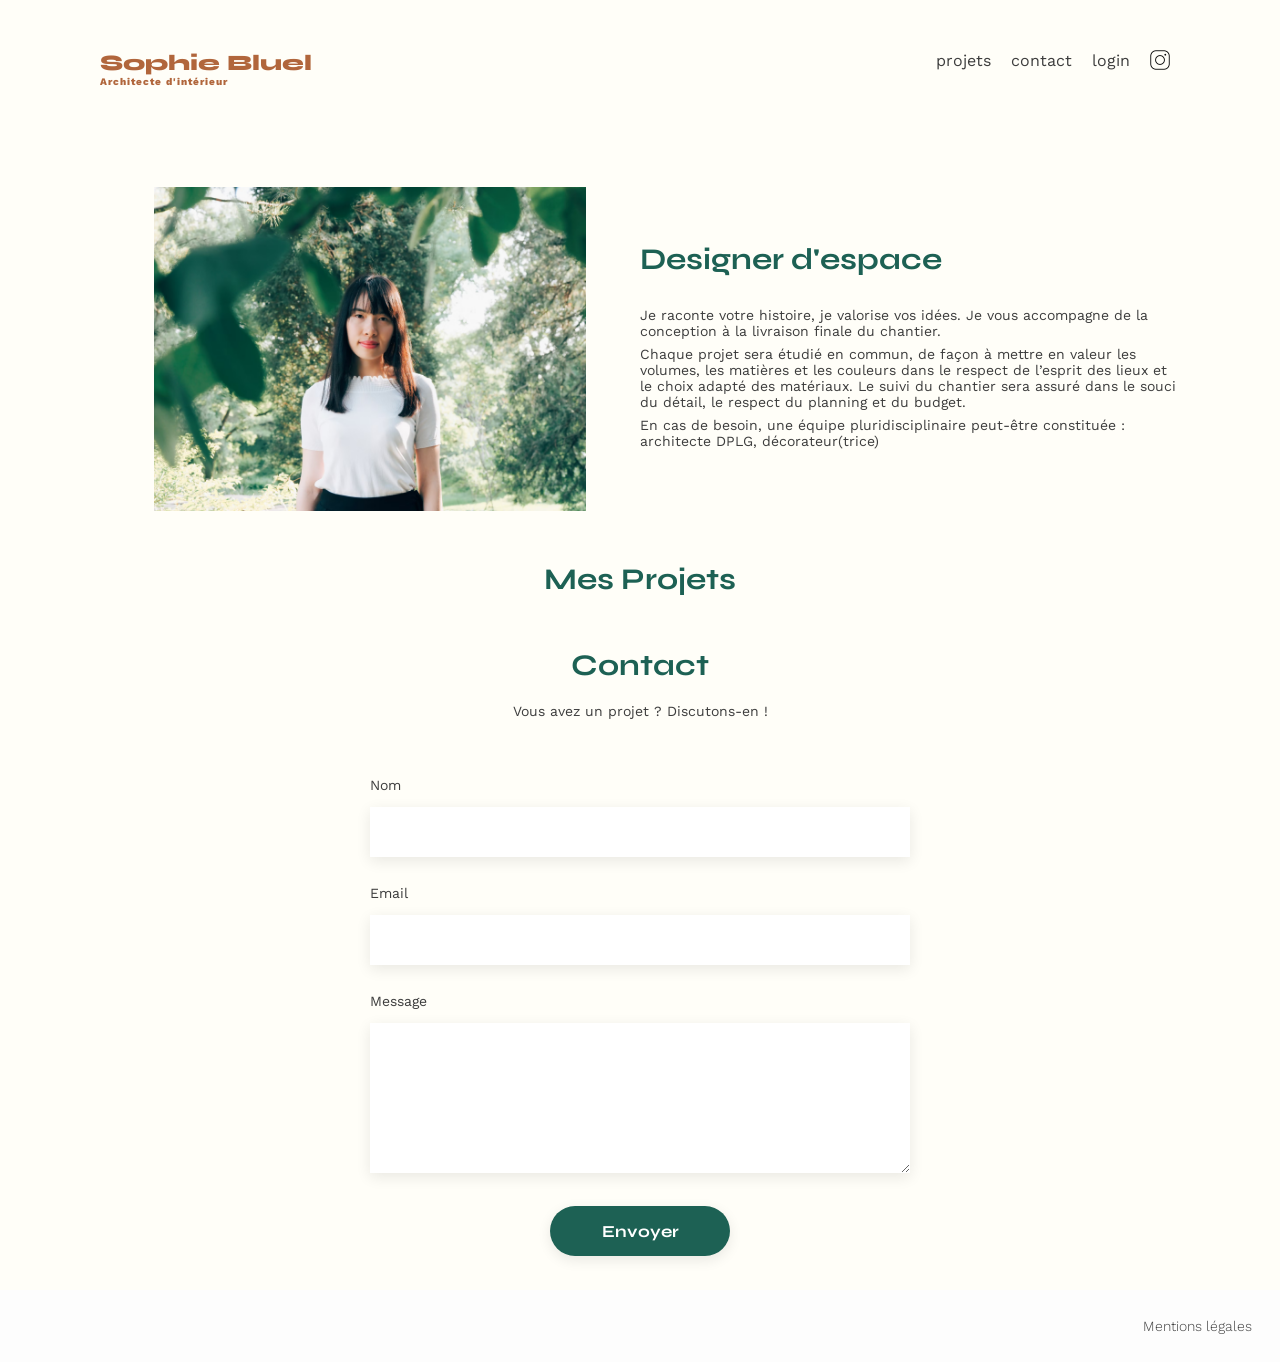
<file: FrontEnd/index.html>
<!DOCTYPE html>
<html lang="fr">

<head>
	<meta charset="UTF-8">
	<title>Sophie Bluel - Architecte d'intérieur</title>
	<meta name="viewport" content="width=device-width, initial-scale=1.0">
	<link rel="preconnect" href="https://fonts.googleapis.com">
	<link rel="preconnect" href="https://fonts.gstatic.com" crossorigin>
	<link href="https://fonts.googleapis.com/css2?family=Syne:wght@700;800&family=Work+Sans&display=swap"
		rel="stylesheet">
	<meta name="description" content="">
	<link rel="stylesheet" href="./assets/style.css">

</head>

<body>
	<header>
		<h1>Sophie Bluel <span>Architecte d'intérieur</span></h1>
		<nav class="nav-hamburger">
			<ul>
				<li><a href="index.html">projets</a></li>
				<li><a href="#contact">contact</a></li>
				<li><a href="login.html" class="login-link">login</a></li>
				<li><img src="./assets/icons/instagram.png" alt="Instagram" class="instagram-icon"></li>
			</ul>
		</nav>
	</header>
	<main>
		<section id="introduction">
			<figure>
				<img src="./assets/images/sophie-bluel.png" alt="photo de Sophie Bluel">
			</figure>
			<article>
				<h2>Designer d'espace</h2>
				<p>Je raconte votre histoire, je valorise vos idées. Je vous accompagne de la conception à la livraison
					finale du chantier.</p>
				<p>Chaque projet sera étudié en commun, de façon à mettre en valeur les volumes, les matières et les
					couleurs dans le respect de l’esprit des lieux et le choix adapté des matériaux. Le suivi du
					chantier sera assuré dans le souci du détail, le respect du planning et du budget.</p>
				<p>En cas de besoin, une équipe pluridisciplinaire peut-être constituée : architecte DPLG,
					décorateur(trice)</p>
			</article>
		</section>
		<section id="portfolio">
			<h2 class="portfolio-title">Mes Projets</h2>
			<div class="gallery"></div>
		</section>
		<section id="contact">
			<h2>Contact</h2>
			<p>Vous avez un projet ? Discutons-en !</p>
			<form action="#" method="post">
				<label for="name">Nom</label>
				<input type="text" name="name" id="name">
				<label for="email">Email</label>
				<input type="email" name="email" id="email">
				<label for="message">Message</label>
				<textarea name="message" id="message" cols="30" rows="10"></textarea>
				<input type="submit" value="Envoyer">
			</form>
		</section>
	</main>
	<footer>
		<a href="#">Mentions légales</a>
	</footer>
	<script type="module" src="./js/api.js"></script>
	<script type="module" src="./js/gallery.js"></script>
	<script type="module" src="./js/edit.js"></script>
	<script type="module" src="./js/modal.js"></script>
</body>

</html>
</file>
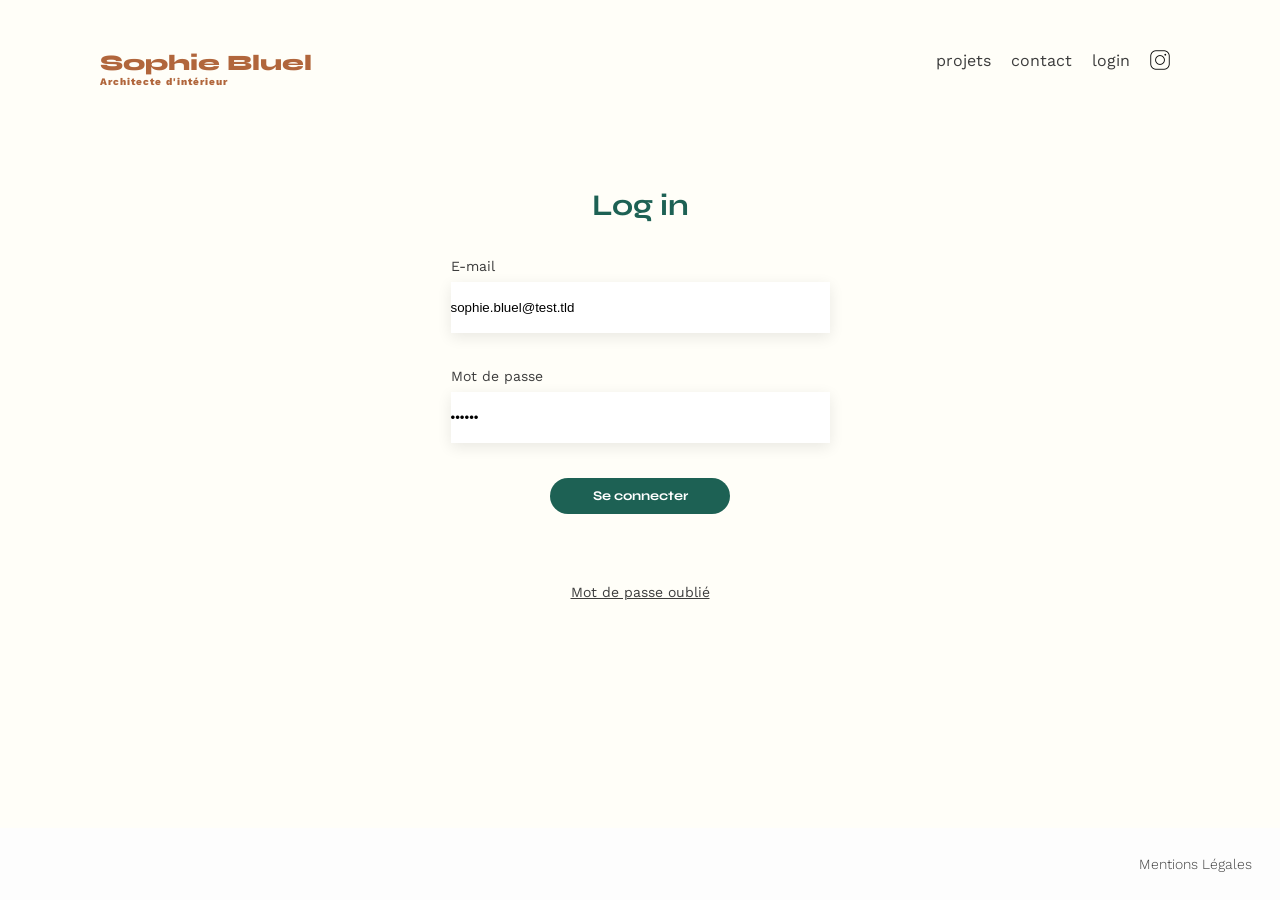
<file: FrontEnd/login.html>
<!DOCTYPE html>
<html lang="fr">

<head>
    <meta charset="UTF-8">
    <title>Sophie Bluel - Architecte d'intérieur</title>
    <meta name="viewport" content="width=device-width, initial-scale=1.0">
    <link rel="preconnect" href="https://fonts.googleapis.com">
    <link rel="preconnect" href="https://fonts.gstatic.com" crossorigin>
    <link href="https://fonts.googleapis.com/css2?family=Syne:wght@700;800&family=Work+Sans&display=swap"
        rel="stylesheet">
    <meta name="description" content="">
    <link rel="stylesheet" href="./assets/style.css">
</head>

<body>
    <header>
        <h1>Sophie Bluel <span>Architecte d'intérieur</span></h1>
        <nav class="nav-hamburger">
            <ul>
                <li><a href="index.html">projets</a></li>
                <li><a href="#contact">contact</a></li>
                <li><a href="login.html" class="login-link">login</a></li>
  				<li><img src="./assets/icons/instagram.png" alt="Instagram" class="instagram-icon"></li>
            </ul>
        </nav>

    </header>
    <main>
        <section id="login">
            <form class="login-form">
                <h2>Log in</h2>
                <div class="input-container">
                    <label for="mail">E-mail</label>
                    <input type="mail" id="mail" value="sophie.bluel@test.tld">
                </div>
                <div class="input-container">
                    <label for="password">Mot de passe</label>
                    <input type="password" id="password" value="S0phie">
                </div>
                <input type="submit" name="" id="connect" value="Se connecter">
                <a href="#">Mot de passe oublié</a>
            </form>
        </section>
    </main>
    <footer>
        <a href="#">Mentions Légales</a>
    </footer>
    <script type="module" src="./js/login.js"></script>
</body>

</html>
</file>
<file: FrontEnd/assets/style.css>
*,
*::before,
*:after {
	margin: 0;
	padding: 0;
	box-sizing: border-box;
}

:root {
	--main-color: rgba(61, 61, 61, 1);
	--main-background-color: rgba(255, 254, 248, 1);
}

body {
	width: 100%;
	max-width: 1440px;
	margin: 0 auto;
	padding: 0 100px;
	font-family: 'Work Sans';
	font-size: 14px;
	background-color: var(--main-background-color);
	display: flex;
	flex-direction: column;
	min-height: 100vh;
	color: var(--main-color);
	position: relative;
}

.editing-mode-hero {
	width: 100%;
	height: 59px;
	background-color: rgba(0, 0, 0, 1);
	color: white;
	display: flex;
	justify-content: center;
	align-items: center;
	gap: 10px;
	position: fixed;
	left: 0;
	top: 0;
}

.edit-mode-icon {
	height: 15.58px;
}

a {
	text-decoration: none;
	color: var(--main-color);
}

a:hover{
	font-weight: 700;
}

ol,
ul {
	list-style: none;
}

main {
	flex: 1;
}

header {
	display: flex;
	justify-content: space-between;
	margin: 50px 0
}

header nav ul {
	display: flex;
	align-items: center;
}

.instagram-icon {
	width: 20px;
	display: block;

}

.login-link {
	cursor: pointer;
}

section {
	margin: 50px 0
}

h1 {
	display: flex;
	flex-direction: column;
	font-family: 'Syne';
	font-size: 22px;
	font-weight: 800;
	color: #B1663C
}

h1>span {
	font-family: 'Work Sans';
	font-size: 10px;
	letter-spacing: 0.1em;
}

h2 {
	font-family: 'Syne';
	font-weight: 700;
	font-size: 30px;
	color: #1D6154
}

h3 {
	text-align: center;
	font-size: 26px;
	font-weight: 400;
	font-family: "work sans";
	color: rgba(0, 0, 0, 1);
}

nav ul {
	display: flex;
	align-items: center;
	list-style-type: none;
}

nav li {
	padding: 0 10px;
	font-size: 16px;
	font-weight: 400;
}

li:hover {
	color: #B1663C;
}

#introduction {
	display: flex;
	align-items: center;
}

#introduction figure {
	flex: 1
}

#introduction img {
	display: block;
	margin: auto;
	width: 80%;
}

#introduction article {
	flex: 1
}

#introduction h2 {
	margin-bottom: 1em;
}

#introduction p {
	margin-bottom: 0.5em;
}


/******* Editing mode *********/
.portfolio-header {
	display: flex;
	justify-content: center;
	align-items: center;
	gap: 40px;
	margin: 92px 0;
}

.editing-button {
	display: flex;
	gap: 10px;
	border: none;
	background: none;
	font-size: 14px;
	font-family: "work sans";
	cursor: pointer;
	transition: transform .1s ease;
}

.editing-button:active {
	transform: translateY(2px);
}

.editing-button img {
	height: 15.58px;
}

#portfolio h2 {
	text-align: center;
}


/********** Filters buttons ************/
.filters-container {
	display: flex;
	justify-content: center;
	gap: 15px;
	margin: 50px 0;
}

.filter-btn {
	font-family: "syne";
	font-weight: 700;
	font-size: 16px;
	font-style: bold;
	border: 1px solid rgba(29, 97, 84, 1);
	background-color: transparent;
	padding: 8px 20px;
	border-radius: 60px;
	color: rgba(29, 97, 84, 1);
	transition: transform .3s ease, background-color .3s ease, color .3s ease;
}

.filter-btn:active {
	transform: translateY(2px);
}


.active {
	background-color: #1D6154;
	color: white;
}

/*****************************************/

.gallery {
	width: 100%;
	display: grid;
	grid-template-columns: 1fr 1fr 1fr;
	grid-column-gap: 20px;
	grid-row-gap: 20px;
}

.gallery img {
	width: 100%;
	animation: smoothAppear .3s ease;
}

#contact {
	width: 50%;
	margin: auto;
}

#contact>* {
	text-align: center;

}

#contact h2 {
	margin-bottom: 20px;
}

#contact form {
	text-align: left;
	margin-top: 30px;
	display: flex;
	flex-direction: column;
}

#contact input {
	height: 50px;
	font-size: 1.2em;
	border: none;
	box-shadow: 0px 4px 14px rgba(0, 0, 0, 0.09);
	cursor: pointer;
	transition: scale .3s ease;
}

#contact input:active {
	transform: scale(.99);
	background-color: rgba(14, 47, 40, 1);
}

#contact label {
	margin: 2em 0 1em 0;
}

#contact textarea {
	border: none;
	box-shadow: 0px 4px 14px rgba(0, 0, 0, 0.09);
}

input[type="submit"] {
	font-family: 'Syne';
	font-weight: 700;
	color: white;
	background-color: #1D6154;
	margin: 2em auto;
	width: 180px;
	text-align: center;
	border-radius: 60px;
}

footer {
	background-color: rgb(253, 253, 253);
	width: 100vw;
	margin-left: -100px;
	margin-right: -100px;
}



footer a {
	display: flex;
	justify-content: flex-end;
	margin: 2em;
	font-weight: 300;
}


#login {
	display: flex;
	justify-content: center;
	align-items: center;
}

#login form {
	display: flex;
	flex-direction: column;
	justify-content: center;
	align-items: center;
	gap: 35px;
}

#login a {
	color: rgba(61, 61, 61, 1);
	text-decoration: underline;
}

.input-container {
	display: flex;
	flex-direction: column;
	gap: 8px;
}

#connect {
	margin: 0;
	border: none;
	padding: 10px 15px;
	cursor: pointer;
	transition: scale .3s ease;
}

#connect:active {
	background-color: rgba(14, 47, 40, 1);
	transform: scale(.99);
}

#mail,
#password {
	width: 379px;
	height: 51px;
	border: none;
	box-shadow: 0 4px 14px rgba(0, 0, 0, 0.09);
}

label {
	font-weight: 500px;
}

.login-error-message {
	color: red;
}

/*************** Gallery photo modal ***********/
.modal-background {
	height: 100%;
	width: 100%;
	background-color: rgba(0, 0, 0, 0.3);
	position: fixed;
	z-index: 1;
	top: 0;
	left: 0;
	display: flex;
	justify-content: center;
	align-items: center;
}

.gallery-modal {
	border-radius: 10px;
	padding: 50px 100px;
	display: flex;
	flex-direction: column;
	background-color: rgba(255, 255, 255, 1);
	position: relative;
	z-index: 2;
	width: 650px;
	animation: smoothAppear 0.3s ease;
}

.gallery-modal h3 {
	margin-bottom: 46px;
}

.xmark-btn {
	cursor: pointer;
	background-color: transparent;
	position: absolute;
	top: 50px;
	right: 50px;
	border: none;
	transition: transform .1s ease;
}

.xmark-btn img {
	height: 30px;
}

.xmark-btn:active {
	transform: scale(.9);
}

.gallery-modal_grid {
	display: grid;
	grid-template-columns: repeat(5, 1fr);
	grid-auto-rows: 102.57px;
	column-gap: 12px;
	row-gap: 30px;
	width: 100%;
	border-bottom: 1px solid rgba(179, 179, 179, 1);
	padding-bottom: 50px;
}

.modal-gallery_item {
	position: relative;
}

.modal-gallery_photo {
	width: 100%;
	height: 100%;
	object-fit: cover;
}

.delete-work_btn {
	background-color: black;
	height: 17px;
	width: 17px;
	border-radius: 3px;
	border: none;
	display: flex;
	justify-content: center;
	align-items: center;
	position: absolute;
	top: 5px;
	right: 5px;
	cursor: pointer;
	transition: transform .2s ease;
}

.delete-work_btn:active {
	transform: scale(.92);
}

.delete-work_btn img {
	height: 11px;
}

.modal-btn {
	font-family: 'Syne';
	font-weight: 700;
	color: white;
	background-color: #1D6154;
	margin: 2em auto;
	width: 180px;
	text-align: center;
	border-radius: 60px;
	border: none;
	padding: 10px 10px;
	margin: 32px auto 0;
	cursor: pointer;
	transition: transform .3s ease;
}

.upload-submit_btn {
	color: rgb(255, 255, 255);
	background-color: rgb(167, 167, 167);
}

.enable {
	background-color: #1D6154;
}

.modal-btn:active {
	transform: translateY(2px);
}

/*************** Add photo modal ***********/
.upload-modal {
	border-radius: 10px;
	padding: 50px 100px;
	display: flex;
	flex-direction: column;
	gap: 30px;
	background-color: rgba(255, 255, 255, 1);
	position: absolute;
	z-index: 3;
	width: 650px;
	animation: smoothAppear 0.3s ease;
}

.return-btn {
	cursor: pointer;
	border: none;
	background: none;
	position: absolute;
	top: 26px;
	left: 30px;
	transition: transform .3s ease;
}

.return-btn:active {
	transform: scale(.9);
}

.return-btn img {
	height: 30px;
}

.close-upload-modal_btn {
	cursor: pointer;
	border: none;
	background: none;
	position: absolute;
	top: 26px;
	right: 30px;
	transition: transform .3s ease;
}

.close-upload-modal_btn:active {
	transform: scale(.9);
}

.close-upload-modal_btn img {
	height: 30px;
}

.add-photo_form {
	display: flex;
	gap: 20px;
	flex-direction: column;
	justify-content: center;
	align-items: center;
}

input[type="file"] {
	display: none;
}

.addphoto-btn {
	color: rgba(48, 102, 133, 1);
	height: 36px;
	padding: 10px 33px;
	margin-bottom: 10px;
	background-color: rgba(203, 214, 220, 1);
	border-radius: 50px;
	display: flex;
	gap: 8px;
	flex-direction: column;
	justify-content: center;
	align-items: center;
}

.upload-preview {
	background: none;
	height: 100%;
	padding: 0;
}

.upload-box {
	width: 100%;
	padding: 13px 0 19px;
	margin-bottom: 10px;
	background-color: rgba(232, 241, 246, 1);
	border-radius: 3px;
	display: flex;
	gap: 8px;
	flex-direction: column;
	justify-content: center;
	align-items: center;
}

.upload-icon {
	height: 150px;
}

.upload-preview_box {
	padding: 0;
}

.preview {
	height: 169px;
}

.input-box {
	width: 100%;
	display: flex;
	flex-direction: column;
	gap: 10px;
}

.input-box input,
.input-box select {
	height: 50px;
	font-size: 1.2em;
	border: none;
	box-shadow: 0px 4px 14px rgba(0, 0, 0, 0.09);
	width: 100%;
	padding: 10px;
}

.line-box {
	padding-bottom: 47px;
	border-bottom: 1px solid rgba(179, 179, 179, 1);
}

.toast {
	display: flex;
	gap: 20px;
	position: fixed;
	z-index: 2;
	bottom: 30px;
	left: 50%;
	transform: translateX(-50%);
	background-color: rgba(255, 255, 255, 1);
	padding: 10px 25px;
	border-radius: 15px;
	border: 1px solid #1D6154;
}


.cancel-btn {
	border: none;
	background: none;
	color: #1D6154;
	font-weight: 700;
	text-decoration: underline;
	cursor: pointer;
}

.hidden {
	display: none;
}

@keyframes slideIn {
	from {
		transform: translateX(-100%);
	}

	to {
		transform: translateX(0);
	}
}

@keyframes slideOut {
	from {
		transform: translateX(0);
	}

	to {
		transform: translateX(-150%);
	}
}

@keyframes smoothAppear {
	from {
		opacity: 0;
		transform: translateY(20px);
	}

	to {
		opacity: 1;
		transform: translateY(0);
	}
}

@keyframes smoothClose {
	from {
		opacity: 1;
		transform: translateY(0);
	}

	to {
		opacity: 0;
		transform: translateY(30px);
	}
}

@keyframes closeBgModal {
	from {
		opacity: 1;
	}

	to {
		opacity: 0;
	}
}

@media (max-width: 767.98px) {
	html {
		scrollbar-width: none;
	}

	body {
		padding: 20px;
	}

	header {
		flex-direction: column;
		align-items: center;
		gap: 20px;
		margin-top: 0;
		border-bottom: 2px solid rgb(123, 123, 123, 0.1);
		width: 100vw;
		margin-left: -20px;
		margin-top: 15px;
	}

	header nav ul {
		gap: 30px;
		border-bottom-left-radius: 10px;
		padding: 10px;
		width: 30%;
	}

	#introduction {
		flex-direction: column;
		gap: 30px;
		margin-top: 0px;
	}

	.filters-container {
		flex-direction: column;
		margin: 40px 20px;
	}

	.filter-btn {
		margin: 0;
	}

	.gallery {
		grid-template-columns: 1fr;
	}

	.gallery-modal {
		width: 100vw;
		height: 100vh;
		border-radius: 0px;
		padding: 50px 40px;
		animation: slideIn 0.3s ease;
	}

	.gallery-modal h3 {
		margin-bottom: 15px;
	}

	.gallery-modal_grid {
		grid-template-columns: 1fr;
		grid-auto-rows: 350px;
		overflow-y: auto;
		scrollbar-width: none;

	}

	.xmark-btn {
		top: 30px;
		right: 25px;
	}

	.delete-work_btn {
		width: 50px;
		height: 50px;
	}

	.delete-work_btn img {
		width: 30px;
		height: 30px;
	}

	.upload-modal {
		width: 100vw;
		height: 100vh;
		padding: 90px 30px;
		border-radius: 0;
	}

	.upload-box {
		height: 300px;
	}

	.upload-icon {
		height: 150px;
	}

	.preview {
		height: 300px;
	}

	.addphoto-btn {
		font-size: 20px;
	}

	#contact {
		margin: 0;
		width: 100%;
	}

	footer {
		margin-left: -20px;
		margin-right: -20px;
		margin-bottom: -20px;
	}

	.toast {
		padding: 5px 20px;
		bottom: 10px;
		width: 90%;
		justify-content: center;
		border: none;
	}
}
</file>
